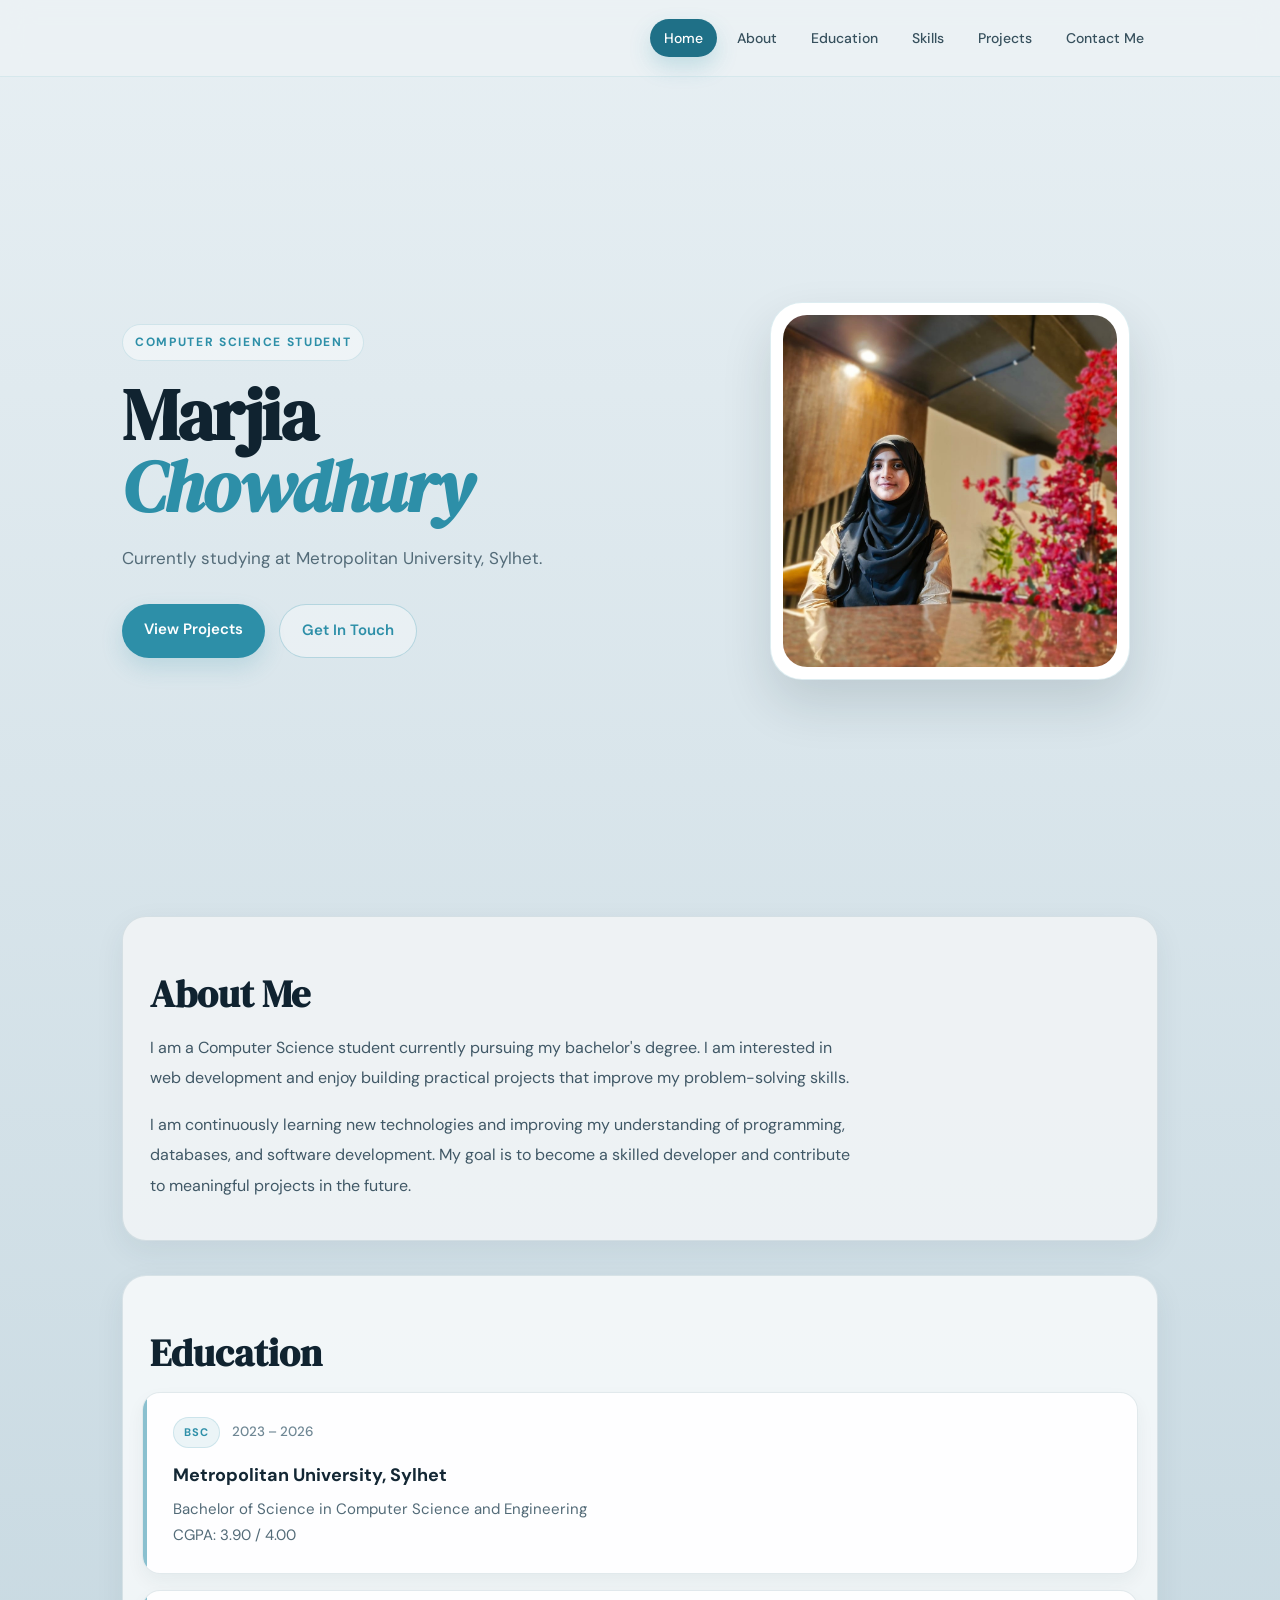
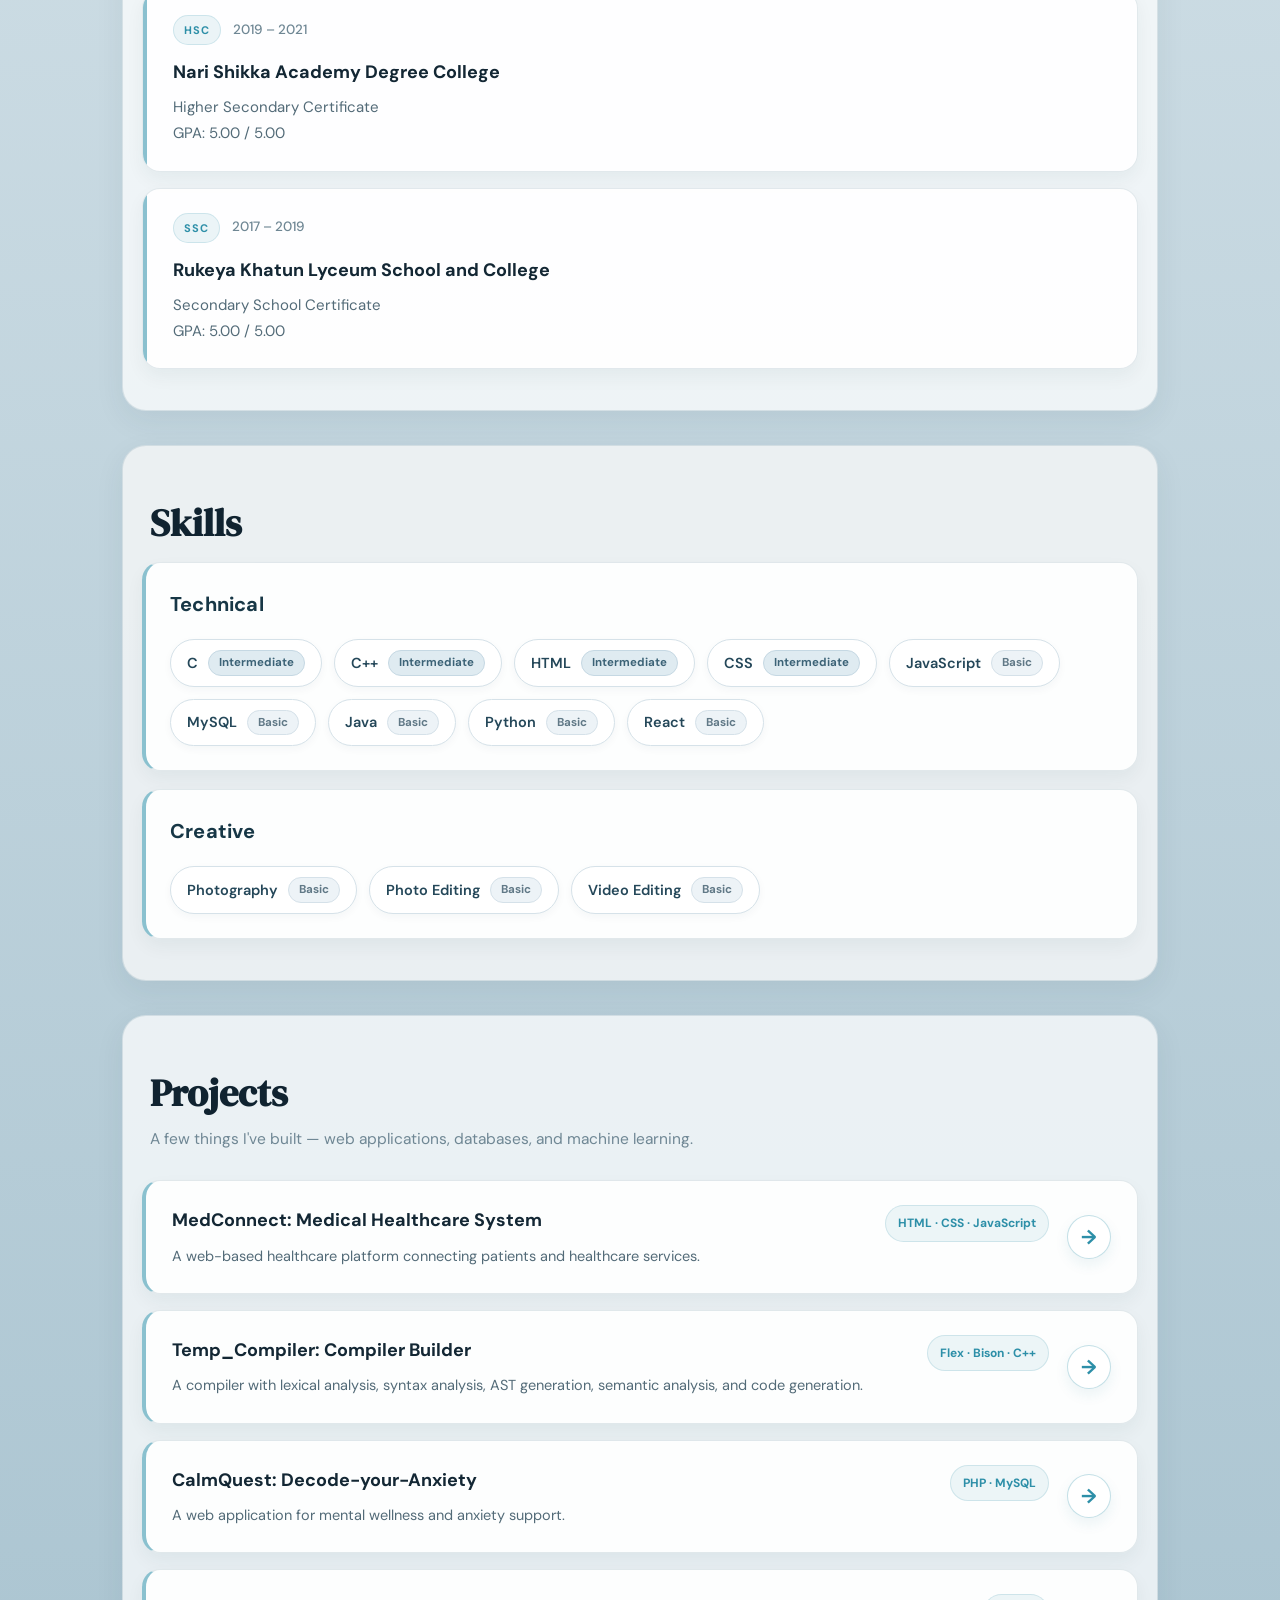
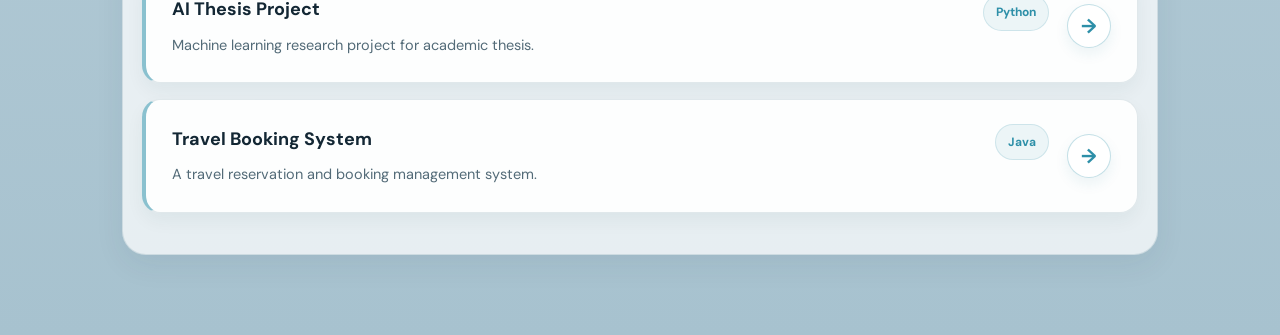
<file: index.html>
<!DOCTYPE html>
<html lang="en">
<head>
  <meta charset="UTF-8" />
  <meta name="viewport" content="width=device-width, initial-scale=1.0" />
  <title>Marjia Chowdhury</title>
  <link rel="stylesheet" href="index.css" />
  <link href="https://fonts.googleapis.com/css2?family=DM+Sans:wght@300;400;500;600;700&family=DM+Serif+Display:ital@0;1&display=swap" rel="stylesheet">
</head>
<body>

  <header class="site-header">
    <nav class="nav-inner">
      <ul class="nav-links">
        <li><a href="#home">Home</a></li>
        <li><a href="#about">About</a></li>
        <li><a href="#education">Education</a></li>
        <li><a href="#skills">Skills</a></li>
        <li><a href="#projects">Projects</a></li>
        <li><a href="contact.html" class="nav-cta">Contact Me</a></li>
      </ul>
    </nav>
  </header>

  <main class="page-wrap">
    <section id="home" class="hero-section">
      <div class="hero-text">
        <p class="hero-label">Computer Science Student</p>
        <h1 class="hero-name">Marjia<br><em>Chowdhury</em></h1>
        <p class="hero-desc">Currently studying at Metropolitan University, Sylhet.</p>
        <div class="hero-actions">
          <a href="#projects" class="btn-primary">View Projects</a>
          <a href="contact.html" class="btn-outline">Get In Touch</a>
        </div>
      </div>

      <div class="hero-image">
        <div class="image-frame">
          <img src="image1.jpg" alt="Marjia Chowdhury" />
        </div>
      </div>
    </section>

    <div class="section-divider"></div>

    <section id="about" class="content-section">
      <div class="section-label"></div>
      <h2 class="section-heading">About Me</h2>
      <div class="about-body">
        <p>I am a Computer Science student currently pursuing my bachelor's degree. I am interested in web development and enjoy building practical projects that improve my problem-solving skills.</p>
        <p>I am continuously learning new technologies and improving my understanding of programming, databases, and software development. My goal is to become a skilled developer and contribute to meaningful projects in the future.</p>
      </div>
    </section>

    <div class="section-divider"></div>

    <section id="education" class="content-section">
      <div class="section-label"></div>
      <h2 class="section-heading">Education</h2>
      <div class="edu-list">

        <div class="edu-card">
          <div class="edu-card-inner">
            <div class="edu-meta">
              <span class="edu-badge">BSc</span>
              <span class="edu-year">2023 – 2026</span>
            </div>
            <h3>Metropolitan University, Sylhet</h3>
            <p>Bachelor of Science in Computer Science and Engineering</p>
            <p>CGPA: 3.90 / 4.00</p>
          </div>
        </div>

        <div class="edu-card">
          <div class="edu-card-inner">
            <div class="edu-meta">
              <span class="edu-badge">HSC</span>
              <span class="edu-year">2019 – 2021</span>
            </div>
            <h3>Nari Shikka Academy Degree College</h3>
            <p>Higher Secondary Certificate</p>
            <p>GPA: 5.00 / 5.00</p>
          </div>
        </div>

        <div class="edu-card">
          <div class="edu-card-inner">
            <div class="edu-meta">
              <span class="edu-badge">SSC</span>
              <span class="edu-year">2017 – 2019</span>
            </div>
            <h3>Rukeya Khatun Lyceum School and College</h3>
            <p>Secondary School Certificate</p>
            <p>GPA: 5.00 / 5.00</p>
          </div>
        </div>

      </div>
    </section>

    <div class="section-divider"></div>

    <section id="skills" class="content-section">
      <div class="section-label"></div>
      <h2 class="section-heading">Skills</h2>

      <div class="skills-wrap">

        <div class="skills-group-card">
          <div class="skills-head">
            <h3 class="skills-group-title">Technical</h3>
          </div>

          <div class="skills-row">
            <span class="skill-tag intermediate">C <small>Intermediate</small></span>
            <span class="skill-tag intermediate">C++ <small>Intermediate</small></span>
            <span class="skill-tag intermediate">HTML <small>Intermediate</small></span>
            <span class="skill-tag intermediate">CSS <small>Intermediate</small></span>
            <span class="skill-tag basic">JavaScript <small>Basic</small></span>
            <span class="skill-tag basic">MySQL <small>Basic</small></span>
            <span class="skill-tag basic">Java <small>Basic</small></span>
            <span class="skill-tag basic">Python <small>Basic</small></span>
            <span class="skill-tag basic">React <small>Basic</small></span>
          </div>
        </div>

        <div class="skills-group-card">
          <div class="skills-head">
            <h3 class="skills-group-title">Creative</h3>
          </div>

          <div class="skills-row">
            <span class="skill-tag basic">Photography <small>Basic</small></span>
            <span class="skill-tag basic">Photo Editing <small>Basic</small></span>
            <span class="skill-tag basic">Video Editing <small>Basic</small></span>
          </div>
        </div>

      </div>
    </section>

    <div class="section-divider"></div>

    <section id="projects" class="content-section">
      <div class="section-label"></div>
      <h2 class="section-heading">Projects</h2>
      <p class="section-sub">A few things I've built — web applications, databases, and machine learning.</p>

      <div class="project-list">

        <a href="https://github.com/Marjia275/MedConnect" target="_blank" rel="noopener" class="project-card">
          <div class="project-card-inner">
            <div class="project-info">
              <h3>MedConnect: Medical Healthcare System</h3>
              <p>A web-based healthcare platform connecting patients and healthcare services.</p>
            </div>
            <span class="project-tech">HTML · CSS · JavaScript</span>
          </div>
          <div class="project-arrow">→</div>
        </a>

        <a href="https://github.com/Marjia275/Temp_Compiler" target="_blank" rel="noopener" class="project-card">
          <div class="project-card-inner">
            <div class="project-info">
              <h3>Temp_Compiler: Compiler Builder</h3>
              <p>A compiler with lexical analysis, syntax analysis, AST generation, semantic analysis, and code generation.</p>
            </div>
            <span class="project-tech">Flex · Bison · C++</span>
          </div>
          <div class="project-arrow">→</div>
        </a>

        <a href="https://github.com/Marjia275/Calmquest_Decode-your-Anxiety" target="_blank" rel="noopener" class="project-card">
          <div class="project-card-inner">
            <div class="project-info">
              <h3>CalmQuest: Decode-your-Anxiety</h3>
              <p>A web application for mental wellness and anxiety support.</p>
            </div>
            <span class="project-tech">PHP · MySQL</span>
          </div>
          <div class="project-arrow">→</div>
        </a>

        <a href="https://github.com/Marjia275/AI_Thesis_Project" target="_blank" rel="noopener" class="project-card">
          <div class="project-card-inner">
            <div class="project-info">
              <h3>AI Thesis Project</h3>
              <p>Machine learning research project for academic thesis.</p>
            </div>
            <span class="project-tech">Python</span>
          </div>
          <div class="project-arrow">→</div>
        </a>

        <a href="https://github.com/Marjia275/Travel_Booking_System" target="_blank" rel="noopener" class="project-card">
          <div class="project-card-inner">
            <div class="project-info">
              <h3>Travel Booking System</h3>
              <p>A travel reservation and booking management system.</p>
            </div>
            <span class="project-tech">Java</span>
          </div>
          <div class="project-arrow">→</div>
        </a>

      </div>
    </section>
  </main>

</body>
</html>
</file>
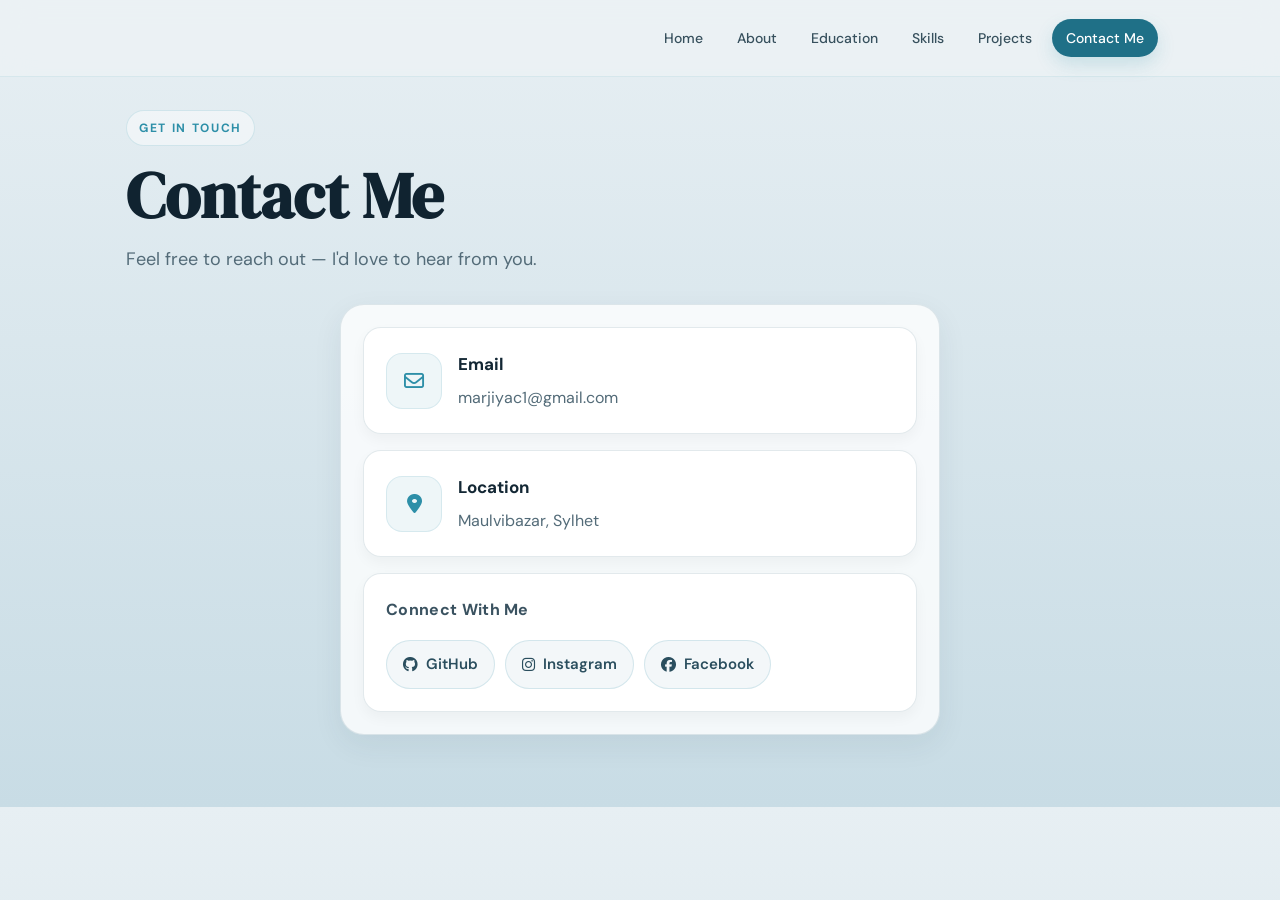
<file: contact.html>
<!DOCTYPE html>
<html lang="en">
<head>
  <meta charset="UTF-8" />
  <meta name="viewport" content="width=device-width, initial-scale=1.0" />
  <title>Marjia Chowdhury</title>
  <link rel="stylesheet" href="contact.css" />
  <link href="https://fonts.googleapis.com/css2?family=DM+Sans:wght@300;400;500;600;700&family=DM+Serif+Display:ital@0;1&display=swap" rel="stylesheet">
  <link rel="stylesheet" href="https://cdnjs.cloudflare.com/ajax/libs/font-awesome/6.5.0/css/all.min.css">
</head>
<body>

  <header class="site-header">
    <nav class="nav-inner">
      <ul class="nav-links">
        <li><a href="index.html#home">Home</a></li>
        <li><a href="index.html#about">About</a></li>
        <li><a href="index.html#education">Education</a></li>
        <li><a href="index.html#skills">Skills</a></li>
        <li><a href="index.html#projects">Projects</a></li>
        <li><a href="contact.html" class="nav-cta active">Contact Me</a></li>
      </ul>
    </nav>
  </header>

  <main class="page-wrap">

    <div class="contact-header">
      <div class="section-label">Get In Touch</div>
      <h1 class="page-heading">Contact Me</h1>
      <p class="page-sub">Feel free to reach out — I'd love to hear from you.</p>
    </div>

    <div class="contact-grid">

      <div class="contact-info-col">

        <div class="info-card">
          <div class="info-icon"><i class="fa-regular fa-envelope"></i></div>
          <div>
            <h3>Email</h3>
            <p>marjiyac1@gmail.com</p>
          </div>
        </div>

        <div class="info-card">
          <div class="info-icon"><i class="fa-solid fa-location-dot"></i></div>
          <div>
            <h3>Location</h3>
            <p>Maulvibazar, Sylhet</p>
          </div>
        </div>

        <div class="social-section">
          <h3 class="social-title">Connect With Me</h3>
          <div class="social-row">
            <a href="https://github.com/Marjia275" class="social-btn" target="_blank" rel="noopener">
              <i class="fa-brands fa-github"></i> GitHub
            </a>
            <a href="https://www.instagram.com/m_rj_y_/" class="social-btn" target="_blank" rel="noopener">
              <i class="fa-brands fa-instagram"></i> Instagram
            </a>
            <a href="https://www.facebook.com/marjiya.chy.6" class="social-btn" target="_blank" rel="noopener">
              <i class="fa-brands fa-facebook"></i> Facebook
            </a>
          </div>
        </div>

      </div>

    </div>

  </main>

</body>
</html>
</file>
<file: index.css>
* {
  margin: 0;
  padding: 0;
  box-sizing: border-box;
}

:root {
  --bg-top: #e7eff3;
  --bg-bottom: #a7c2cf;
  --surface: rgba(255, 255, 255, 0.72);
  --surface-strong: rgba(255, 255, 255, 0.9);
  --surface-soft: rgba(243, 245, 246, 0.85);
  --border: rgba(50, 102, 124, 0.14);
  --border-strong: rgba(45, 143, 168, 0.2);
  --text: #16303d;
  --text-soft: #536b78;
  --text-muted: #6f8794;
  --accent: #2d8fa8;
  --accent-deep: #1f7087;
  --accent-soft: rgba(45, 143, 168, 0.1);
  --shadow-soft: 0 10px 30px rgba(23, 52, 66, 0.07);
  --shadow-card: 0 14px 34px rgba(20, 45, 57, 0.08);
  --radius-lg: 24px;
  --radius-md: 18px;
  --radius-sm: 12px;
  --page-width: 1100px;
  --header-height: 76px;
}

html {
  scroll-behavior: smooth;
  width: 100%;
  overflow-x: hidden;
}

body {
  font-family: 'DM Sans', Arial, sans-serif;
  background: linear-gradient(to bottom, var(--bg-top), var(--bg-bottom));
  color: var(--text);
  line-height: 1.7;
  width: 100%;
  overflow-x: hidden;
}

.site-header {
  position: fixed;
  top: 0;
  left: 0;
  width: 100%;
  z-index: 1000;
  background: rgba(236, 242, 245, 0.82);
  backdrop-filter: blur(14px);
  border-bottom: 1px solid rgba(45, 143, 168, 0.1);
}

.nav-inner {
  max-width: var(--page-width);
  min-height: var(--header-height);
  margin: 0 auto;
  padding: 0 32px;
  display: flex;
  justify-content: flex-end;
  align-items: center;
}

.nav-links {
  list-style: none;
  display: flex;
  align-items: center;
  gap: 6px;
  flex-wrap: wrap;
}

.nav-links a {
  text-decoration: none;
  color: #37505d;
  font-weight: 500;
  font-size: 14px;
  padding: 10px 14px;
  border-radius: 999px;
  transition: background 0.2s ease, color 0.2s ease, transform 0.2s ease, box-shadow 0.2s ease;
  white-space: nowrap;
}

.nav-links a:hover {
  background: var(--accent-deep);
  color: #ffffff ;
  transform: translateY(-1px);
}

.nav-cta:hover {
  background: var(--accent-deep) ;
  color: #ffffff ;
  transform: translateY(-1px);
}

body:not(:has(section:target)) .nav-links a[href="#home"],
body:has(#home:target) .nav-links a[href="#home"],
body:has(#about:target) .nav-links a[href="#about"],
body:has(#education:target) .nav-links a[href="#education"],
body:has(#skills:target) .nav-links a[href="#skills"],
body:has(#projects:target) .nav-links a[href="#projects"] {
  background: var(--accent-deep);
  color: #ffffff ;
  box-shadow: 0 10px 22px rgba(45, 143, 168, 0.22);
}

.page-wrap {
  max-width: var(--page-width);
  margin: 0 auto;
  padding: calc(var(--header-height) + 34px) 32px 72px;
}

.hero-section {
  display: grid;
  grid-template-columns: minmax(0, 1.15fr) minmax(280px, 0.85fr);
  align-items: center;
  gap: 56px;
  padding: 38px 0 56px;
  min-height: calc(100vh - 120px);
}

.hero-text {
  max-width: 620px;
}

.hero-label {
  display: inline-block;
  font-size: 12px;
  font-weight: 700;
  letter-spacing: 0.14em;
  text-transform: uppercase;
  color: var(--accent);
  background: rgba(255, 255, 255, 0.45);
  border: 1px solid rgba(45, 143, 168, 0.16);
  border-radius: 999px;
  padding: 7px 12px;
  margin-bottom: 18px;
}

.hero-name {
  font-family: 'DM Serif Display', Georgia, serif;
  font-size: clamp(3rem, 6vw, 4.5rem);
  line-height: 1;
  letter-spacing: -0.02em;
  color: #102330;
  margin-bottom: 20px;
}

.hero-name em {
  font-style: italic;
  color: var(--accent);
}

.hero-desc {
  font-size: 17px;
  color: var(--text-soft);
  max-width: 520px;
  margin-bottom: 30px;
  line-height: 1.85;
}

.hero-actions {
  display: flex;
  gap: 14px;
  flex-wrap: wrap;
}

.btn-primary,
.btn-outline {
  text-decoration: none;
  font-size: 15px;
  font-weight: 600;
  border-radius: 999px;
  padding: 13px 22px;
  transition: all 0.2s ease;
}

.btn-primary {
  background: var(--accent);
  color: #ffffff;
  box-shadow: 0 10px 22px rgba(45, 143, 168, 0.18);
}

.btn-primary:hover {
  background: var(--accent-deep);
  transform: translateY(-1px);
}

.btn-outline {
  color: var(--accent);
  border: 1px solid rgba(45, 143, 168, 0.28);
  background: rgba(255, 255, 255, 0.38);
}

.btn-outline:hover {
  background: rgba(45, 143, 168, 0.07);
  border-color: rgba(45, 143, 168, 0.42);
}

.hero-image {
  display: flex;
  justify-content: center;
}

.image-frame {
  width: min(360px, 100%);
  aspect-ratio: 1 / 1.05;
  border-radius: 32px;
  overflow: hidden;
  background: #ffffff;
  padding: 12px;
  border: 1px solid rgba(45, 143, 168, 0.16);
  box-shadow: 0 24px 50px rgba(17, 40, 50, 0.14);
}

.image-frame img {
  width: 100%;
  height: 100%;
  object-fit: cover;
  object-position: center top;
  display: block;
  border-radius: 24px;
}

.section-divider {
  height: 26px;
  opacity: 0;
  pointer-events: none;
}

.content-section {
  position: relative;
  padding: 34px 0;
  margin-bottom: 8px;
}

.content-section::before {
  content: "";
  position: absolute;
  inset: 0;
  background: var(--surface);
  border: 1px solid var(--border);
  border-radius: var(--radius-lg);
  box-shadow: var(--shadow-soft);
  z-index: -1;
}

.content-section:nth-of-type(even)::before {
  background: var(--surface-soft);
}

#home,
#about,
#education,
#skills,
#projects {
  scroll-margin-top: 100px;
}

.section-label {
  font-size: 12px;
  font-weight: 700;
  letter-spacing: 0.14em;
  text-transform: uppercase;
  color: var(--accent);
  margin-bottom: 12px;
  padding: 0 28px;
}

.section-label:empty {
  display: block;
  height: 12px;
  margin-bottom: 10px;
}

.section-heading {
  font-family: 'DM Serif Display', Georgia, serif;
  font-size: clamp(2rem, 3vw, 2.6rem);
  color: #102330;
  line-height: 1.12;
  margin-bottom: 18px;
  padding: 0 28px;
}

.section-sub {
  font-size: 15.5px;
  color: var(--text-muted);
  margin-top: -6px;
  margin-bottom: 28px;
  max-width: 700px;
  padding: 0 28px;
}

.about-body {
  max-width: 760px;
  display: flex;
  flex-direction: column;
  gap: 16px;
  padding: 0 28px 6px;
}

.about-body p {
  font-size: 16px;
  color: #405866;
  line-height: 1.9;
}

.edu-list {
  display: grid;
  gap: 16px;
  padding: 0 20px 8px;
}

.edu-card {
  background: var(--surface-strong);
  border: 1px solid var(--border);
  border-radius: var(--radius-md);
  overflow: hidden;
  box-shadow: 0 8px 18px rgba(26, 51, 64, 0.05);
}

.edu-card-inner {
  padding: 24px 26px;
  border-left: 4px solid rgba(45, 143, 168, 0.55);
}

.edu-meta {
  display: flex;
  align-items: center;
  gap: 12px;
  flex-wrap: wrap;
  margin-bottom: 12px;
}

.edu-badge {
  font-size: 11px;
  font-weight: 700;
  letter-spacing: 0.08em;
  text-transform: uppercase;
  color: var(--accent);
  background: rgba(45, 143, 168, 0.09);
  border: 1px solid rgba(45, 143, 168, 0.16);
  padding: 5px 10px;
  border-radius: 999px;
}

.edu-year {
  font-size: 13.5px;
  color: var(--text-muted);
  font-weight: 500;
}

.edu-card h3 {
  font-size: 18px;
  font-weight: 700;
  color: #132734;
  margin-bottom: 6px;
}

.edu-card p {
  font-size: 15px;
  color: var(--text-soft);
  line-height: 1.75;
}

.skills-wrap {
  display: grid;
  gap: 18px;
  padding: 0 20px 8px;
}

.skills-group-card {
  background: var(--surface-strong);
  border: 1px solid var(--border);
  border-left: 4px solid rgba(45, 143, 168, 0.55);
  border-radius: var(--radius-md);
  padding: 24px;
  box-shadow: 0 8px 18px rgba(26, 51, 64, 0.05);
}

.skills-head {
  display: flex;
  align-items: center;
  gap: 14px;
  flex-wrap: wrap;
  margin-bottom: 18px;
}

.skills-group-title {
  font-size: 20px;
  color: #173746;
  font-weight: 700;
  letter-spacing: 0.01em;
}

.skills-row {
  display: flex;
  flex-wrap: wrap;
  gap: 12px;
}

.skill-tag {
  display: inline-flex;
  align-items: center;
  gap: 10px;
  min-height: 44px;
  background: #ffffff;
  color: #244759;
  border: 1px solid #d6e2e9;
  border-radius: 999px;
  padding: 10px 16px;
  font-size: 14.5px;
  font-weight: 600;
  box-shadow: 0 3px 8px rgba(38, 60, 74, 0.04);
}

.skill-tag small {
  font-size: 11.5px;
  font-weight: 700;
  line-height: 1;
  padding: 6px 10px;
  border-radius: 999px;
  border: 1px solid transparent;
}

.skill-tag.intermediate small {
  background: #dfebf1;
  color: #3c6377;
  border-color: #c5d8e3;
}

.skill-tag.basic small {
  background: #edf3f7;
  color: #617987;
  border-color: #d5e1e9;
}

.project-list {
  display: grid;
  gap: 16px;
  padding: 0 20px 8px;
}

.project-card {
  display: flex;
  align-items: center;
  justify-content: space-between;
  gap: 18px;
  text-decoration: none;
  background: var(--surface-strong);
  border: 1px solid var(--border);
  border-left: 4px solid rgba(45, 143, 168, 0.55);
  border-radius: var(--radius-md);
  padding: 24px 26px;
  box-shadow: 0 8px 18px rgba(26, 51, 64, 0.05);
  transition: transform 0.22s ease, box-shadow 0.22s ease, border-color 0.22s ease;
}
.project-card:hover {
  transform: translateY(-3px);
  box-shadow: var(--shadow-card);
  border-color: var(--border-strong);
}

.project-card-inner {
  display: flex;
  justify-content: space-between;
  align-items: flex-start;
  gap: 18px;
  flex: 1;
  min-width: 0;
  flex-wrap: wrap;
}

.project-info {
  min-width: 0;
  flex: 1;
}

.project-info h3 {
  font-size: 18px;
  font-weight: 700;
  color: #132734;
  margin-bottom: 7px;
}

.project-info p {
  font-size: 14.5px;
  color: var(--text-soft);
  line-height: 1.8;
}

.project-tech {
  align-self: flex-start;
  font-size: 12px;
  font-weight: 700;
  color: var(--accent);
  background: rgba(45, 143, 168, 0.08);
  border: 1px solid rgba(45, 143, 168, 0.16);
  padding: 7px 12px;
  border-radius: 999px;
  white-space: nowrap;
}

.project-arrow {
  width: 44px;
  height: 44px;
  display: flex;
  align-items: center;
  justify-content: center;
  border-radius: 50%;
  background: #ffffff;
  border: 1px solid rgba(45, 143, 168, 0.28);
  color: #2d8fa8;
  font-size: 20px;
  font-weight: 700;
  flex-shrink: 0;
  box-shadow: 0 6px 14px rgba(31, 112, 135, 0.08);
  transition: transform 0.22s ease, color 0.22s ease, background 0.22s ease, border-color 0.22s ease, box-shadow 0.22s ease;
}

.project-card:hover .project-arrow {
  transform: translateX(4px) scale(1.04);
  background: var(--accent);
  color: #ffffff;
  border-color: var(--accent);
  box-shadow: 0 10px 22px rgba(45, 143, 168, 0.2);
}
.site-footer {
  border-top: 1px solid rgba(45, 143, 168, 0.12);
  padding: 24px 32px;
  text-align: center;
  font-size: 13.5px;
  color: #7a9aaa;
}

.site-footer a {
  color: var(--accent);
  text-decoration: none;
  font-weight: 600;
}

.site-footer a:hover {
  text-decoration: underline;
}

@media (max-width: 960px) {
  :root {
    --header-height: 88px;
  }

  .hero-section {
    grid-template-columns: 1fr;
    gap: 34px;
    padding: 24px 0 48px;
    min-height: auto;
    text-align: center;
  }

  .hero-text {
    max-width: 100%;
  }

  .hero-desc {
    margin-left: auto;
    margin-right: auto;
  }

  .hero-actions {
    justify-content: center;
  }

  .hero-image {
    order: -1;
  }

  .image-frame {
    width: min(320px, 80vw);
  }
}

@media (max-width: 640px) {
  :root {
    --header-height: 112px;
  }

  .nav-inner {
    justify-content: center;
    padding: 12px 18px;
  }

  .nav-links {
    justify-content: center;
  }

  .nav-links a {
    font-size: 13px;
    padding: 8px 11px;
  }

  .page-wrap {
    padding: calc(var(--header-height) + 18px) 18px 52px;
  }

  .hero-section {
    gap: 26px;
    padding: 10px 0 38px;
  }

  .hero-desc {
    font-size: 15.5px;
  }

  .btn-primary,
  .btn-outline {
    width: 100%;
    justify-content: center;
    text-align: center;
  }

  .content-section {
    padding: 26px 0;
  }

  .section-label,
  .section-heading,
  .section-sub,
  .about-body {
    padding-left: 18px;
    padding-right: 18px;
  }

  .section-heading {
    margin-bottom: 16px;
  }

  .edu-list,
  .skills-wrap,
  .project-list {
    padding-left: 12px;
    padding-right: 12px;
  }

  .edu-card-inner,
  .skills-group-card,
  .project-card {
    padding: 18px;
  }

  .project-card {
    flex-direction: column;
    align-items: flex-start;
  }

  .project-card-inner {
    width: 100%;
    gap: 14px;
  }

  .project-arrow {
    display: none;
  }

  .skills-group-title {
    font-size: 18px;
  }

  .skill-tag {
    font-size: 14px;
    padding: 9px 14px;
  }

  .skill-tag small {
    font-size: 11px;
    padding: 5px 8px;
  }
}
</file>
<file: contact.css>
* {
  margin: 0;
  padding: 0;
  box-sizing: border-box;
}

:root {
  --bg-top: #e7eff3;
  --bg-bottom: #c8dce5;
  --surface: rgba(255, 255, 255, 0.78);
  --surface-strong: rgba(255, 255, 255, 0.92);
  --border: rgba(50, 102, 124, 0.14);
  --border-strong: rgba(45, 143, 168, 0.2);
  --text: #16303d;
  --text-soft: #536b78;
  --text-muted: #6f8794;
  --accent: #2d8fa8;
  --accent-deep: #1f7087;
  --shadow-soft: 0 10px 30px rgba(23, 52, 66, 0.07);
  --shadow-card: 0 14px 34px rgba(20, 45, 57, 0.08);
  --radius-lg: 24px;
  --radius-md: 18px;
  --radius-sm: 12px;
  --page-width: 1100px;
  --header-height: 76px;
}

html {
  width: 100%;
  overflow-x: hidden;
}

body {
  font-family: 'DM Sans', Arial, sans-serif;
  background: linear-gradient(to bottom, var(--bg-top), var(--bg-bottom));
  color: var(--text);
  line-height: 1.7;
  width: 100%;
  overflow-x: hidden;
}

.site-header {
  position: fixed;
  top: 0;
  left: 0;
  width: 100%;
  z-index: 1000;
  background: rgba(236, 242, 245, 0.82);
  backdrop-filter: blur(14px);
  border-bottom: 1px solid rgba(45, 143, 168, 0.1);
}

.nav-inner {
  max-width: var(--page-width);
  min-height: var(--header-height);
  margin: 0 auto;
  padding: 0 32px;
  display: flex;
  justify-content: flex-end;
  align-items: center;
}

.nav-links {
  list-style: none;
  display: flex;
  align-items: center;
  gap: 6px;
  flex-wrap: wrap;
}

.nav-links a {
  text-decoration: none;
  color: #37505d;
  font-weight: 500;
  font-size: 14px;
  padding: 10px 14px;
  border-radius: 999px;
  transition: background 0.2s ease, color 0.2s ease, transform 0.2s ease;
  white-space: nowrap;
}

.nav-links a:hover {
  background: var(--accent-deep);
  color: #ffffff ;
  transform: translateY(-1px);
}

.nav-cta {
  background: var(--accent);
  color: #ffffff ;
  font-weight: 600 ;
  padding: 10px 18px ;
  box-shadow: 0 8px 18px rgba(45, 143, 168, 0.18);
}

.nav-cta:hover,
.nav-cta.active {
  background: var(--accent-deep) ;
  color: #ffffff ;
}

.page-wrap {
  max-width: var(--page-width);
  margin: 0 auto;
  padding: calc(var(--header-height) + 34px) 32px 72px;
}

.contact-header {
  margin-bottom: 30px;
  padding: 0 4px;
}

.section-label {
  display: inline-block;
  font-size: 12px;
  font-weight: 700;
  letter-spacing: 0.14em;
  text-transform: uppercase;
  color: var(--accent);
  background: rgba(255, 255, 255, 0.45);
  border: 1px solid rgba(45, 143, 168, 0.16);
  border-radius: 999px;
  padding: 7px 12px;
  margin-bottom: 16px;
}

.page-heading {
  font-family: 'DM Serif Display', Georgia, serif;
  font-size: clamp(2.7rem, 5vw, 4.2rem);
  color: #102330;
  line-height: 1.05;
  margin-bottom: 14px;
}

.page-sub {
  font-size: 18px;
  color: var(--text-soft);
  max-width: 620px;
  line-height: 1.7;
}

.contact-grid {
  display: grid;
  grid-template-columns: minmax(300px, 600px);
  justify-content: center;
  gap: 26px;
  align-items: start;
}

.contact-info-col,
.contact-form-col {
  background: var(--surface);
  border: 1px solid var(--border);
  border-radius: var(--radius-lg);
  box-shadow: var(--shadow-soft);
}

.contact-info-col {
  padding: 22px;
  display: flex;
  flex-direction: column;
  gap: 16px;
}

.info-card {
  display: flex;
  align-items: center;
  gap: 16px;
  background: var(--surface-strong);
  border: 1px solid var(--border);
  border-radius: var(--radius-md);
  padding: 22px;
  box-shadow: 0 6px 14px rgba(0, 0, 0, 0.04);
}

.info-icon {
  width: 56px;
  height: 56px;
  border-radius: 16px;
  background: rgba(45, 143, 168, 0.08);
  border: 1px solid rgba(45, 143, 168, 0.12);
  display: flex;
  justify-content: center;
  align-items: center;
  font-size: 20px;
  color: var(--accent);
  flex-shrink: 0;
}

.info-card h3 {
  font-size: 17px;
  font-weight: 700;
  color: #132734;
  margin-bottom: 5px;
}

.info-card p {
  font-size: 16px;
  color: var(--text-soft);
  overflow-wrap: anywhere;
  line-height: 1.7;
}

.social-section {
  background: var(--surface-strong);
  border: 1px solid var(--border);
  border-radius: var(--radius-md);
  padding: 22px;
  box-shadow: 0 6px 14px rgba(0, 0, 0, 0.04);
}

.social-title {
  font-size: 16px;
  font-weight: 700;
  color: #3a5260;
  margin-bottom: 16px;
  letter-spacing: 0.02em;
}

.social-row {
  display: flex;
  flex-wrap: wrap;
  gap: 10px;
}

.social-btn {
  display: inline-flex;
  align-items: center;
  gap: 8px;
  text-decoration: none;
  padding: 11px 16px;
  background: #f3f7f9;
  border: 1px solid rgba(45, 143, 168, 0.16);
  border-radius: 999px;
  font-size: 15px;
  font-weight: 600;
  color: #2a4e5e;
  transition: background 0.18s ease, border-color 0.18s ease, transform 0.18s ease;
}

.social-btn:hover {
  background: rgba(45, 143, 168, 0.1);
  border-color: rgba(45, 143, 168, 0.3);
  transform: translateY(-1px);
}

.contact-form-col {
  padding: 30px 28px;
}

.contact-form {
  display: flex;
  flex-direction: column;
  gap: 20px;
}

.form-group {
  display: flex;
  flex-direction: column;
  gap: 9px;
}

.form-group label {
  font-size: 16px;
  font-weight: 700;
  color: #3a5260;
}

.contact-form input,
.contact-form textarea {
  width: 100%;
  padding: 16px 17px;
  border: 1.5px solid #d5e2e9;
  border-radius: 14px;
  font-family: 'DM Sans', Arial, sans-serif;
  font-size: 16px;
  color: var(--text);
  background: rgba(249, 251, 252, 0.92);
  outline: none;
  transition: border-color 0.18s ease, background 0.18s ease, box-shadow 0.18s ease;
}

.contact-form input:focus,
.contact-form textarea:focus {
  border-color: #5ab3c8;
  background: #ffffff;
  box-shadow: 0 0 0 4px rgba(90, 179, 200, 0.12);
}

.contact-form input::placeholder,
.contact-form textarea::placeholder {
  color: #9eb4bf;
}

.contact-form textarea {
  min-height: 180px;
  resize: vertical;
}

.submit-btn {
  align-self: flex-start;
  padding: 14px 26px;
  background: var(--accent);
  color: #ffffff;
  border: none;
  border-radius: 999px;
  font-family: 'DM Sans', Arial, sans-serif;
  font-size: 16px;
  font-weight: 600;
  cursor: pointer;
  transition: background 0.2s ease, transform 0.2s ease;
  box-shadow: 0 10px 22px rgba(45, 143, 168, 0.18);
}

.submit-btn:hover {
  background: var(--accent-deep);
  transform: translateY(-1px);
}

.site-footer {
  max-width: var(--page-width);
  margin: 0 auto;
  border-top: 1px solid rgba(45, 143, 168, 0.12);
  padding: 24px 32px 34px;
  text-align: center;
  font-size: 13.5px;
  color: #7a9aaa;
}

.site-footer a {
  color: var(--accent);
  text-decoration: none;
  font-weight: 600;
}

.site-footer a:hover {
  text-decoration: underline;
}

@media (max-width: 900px) {
  :root {
    --header-height: 88px;
  }

  .contact-grid {
    grid-template-columns: 1fr;
  }
}

@media (max-width: 640px) {
  :root {
    --header-height: 112px;
  }

  .nav-inner {
    justify-content: center;
    padding: 12px 18px;
  }

  .nav-links {
    justify-content: center;
  }

  .nav-links a {
    font-size: 13px;
    padding: 8px 11px;
  }

  .page-wrap {
    padding: calc(var(--header-height) + 18px) 18px 52px;
  }

  .contact-header {
    margin-bottom: 22px;
  }

  .page-heading {
    line-height: 1.08;
  }

  .page-sub {
    font-size: 16px;
  }

  .contact-info-col,
  .contact-form-col {
    border-radius: 20px;
  }

  .contact-info-col {
    padding: 14px;
  }

  .contact-form-col {
    padding: 18px;
  }

  .info-card,
  .social-section {
    padding: 16px;
  }

  .info-card h3 {
    font-size: 16px;
  }

  .info-card p,
  .social-btn,
  .contact-form input,
  .contact-form textarea,
  .form-group label {
    font-size: 15px;
  }

  .submit-btn {
    width: 100%;
    text-align: center;
  }

  .site-footer {
    padding: 20px 18px 30px;
  }
}
</file>
